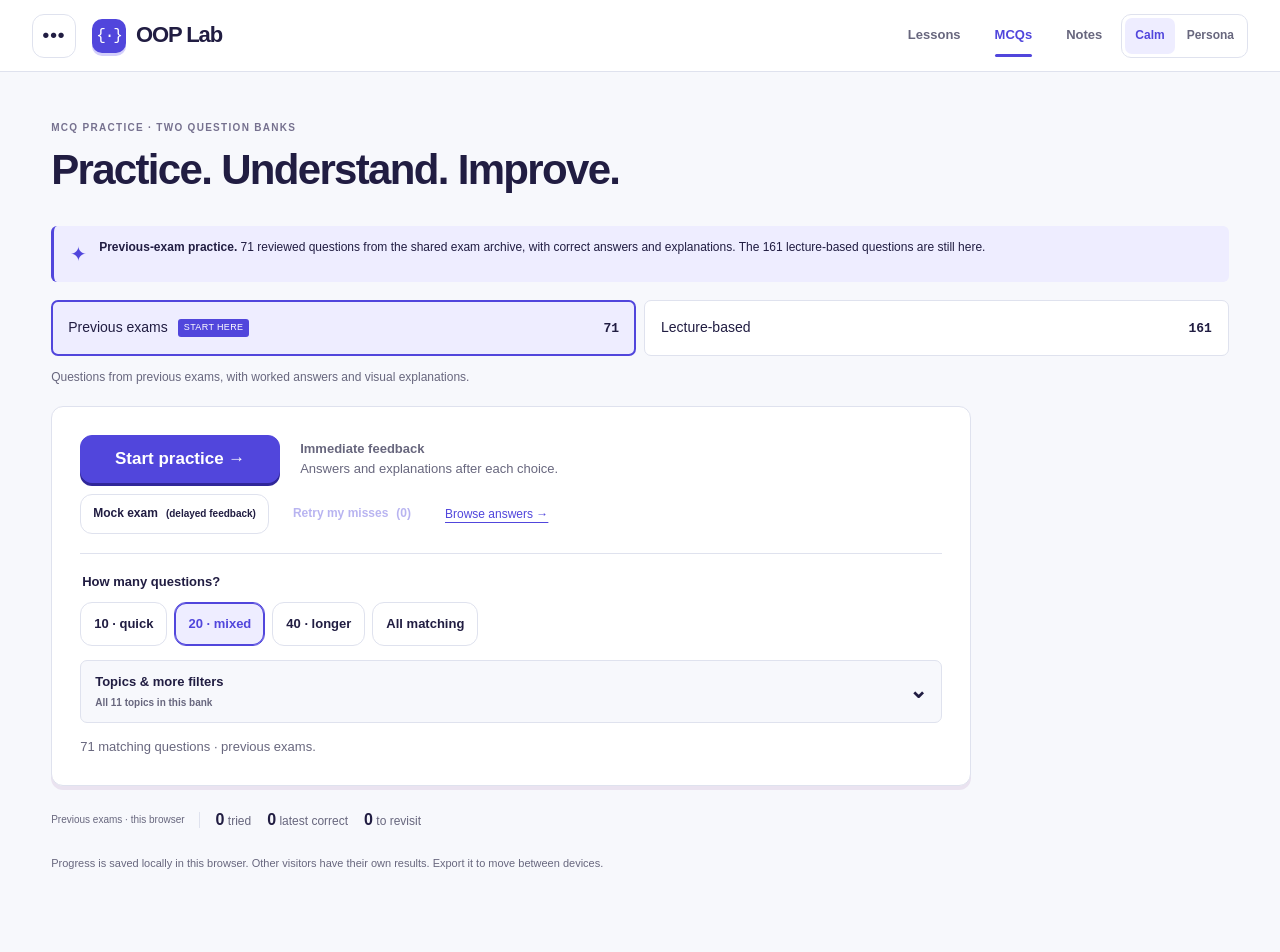
<file: index.html>
<!doctype html>
<html lang="en"><head><meta charset="utf-8"><meta name="viewport" content="width=device-width,initial-scale=1">
<title>OOP exam practice</title><link rel="icon" href="favicon.png">
<meta http-equiv="refresh" content="0;url=courses/oop/#practice/previous">
<script>location.replace("courses/oop/#practice/previous");</script></head>
<body><p>Opening <a href="courses/oop/#practice/previous">OOP previous-exam practice</a>…</p><p><a href="library.html">All courses</a></p></body></html>
</file>
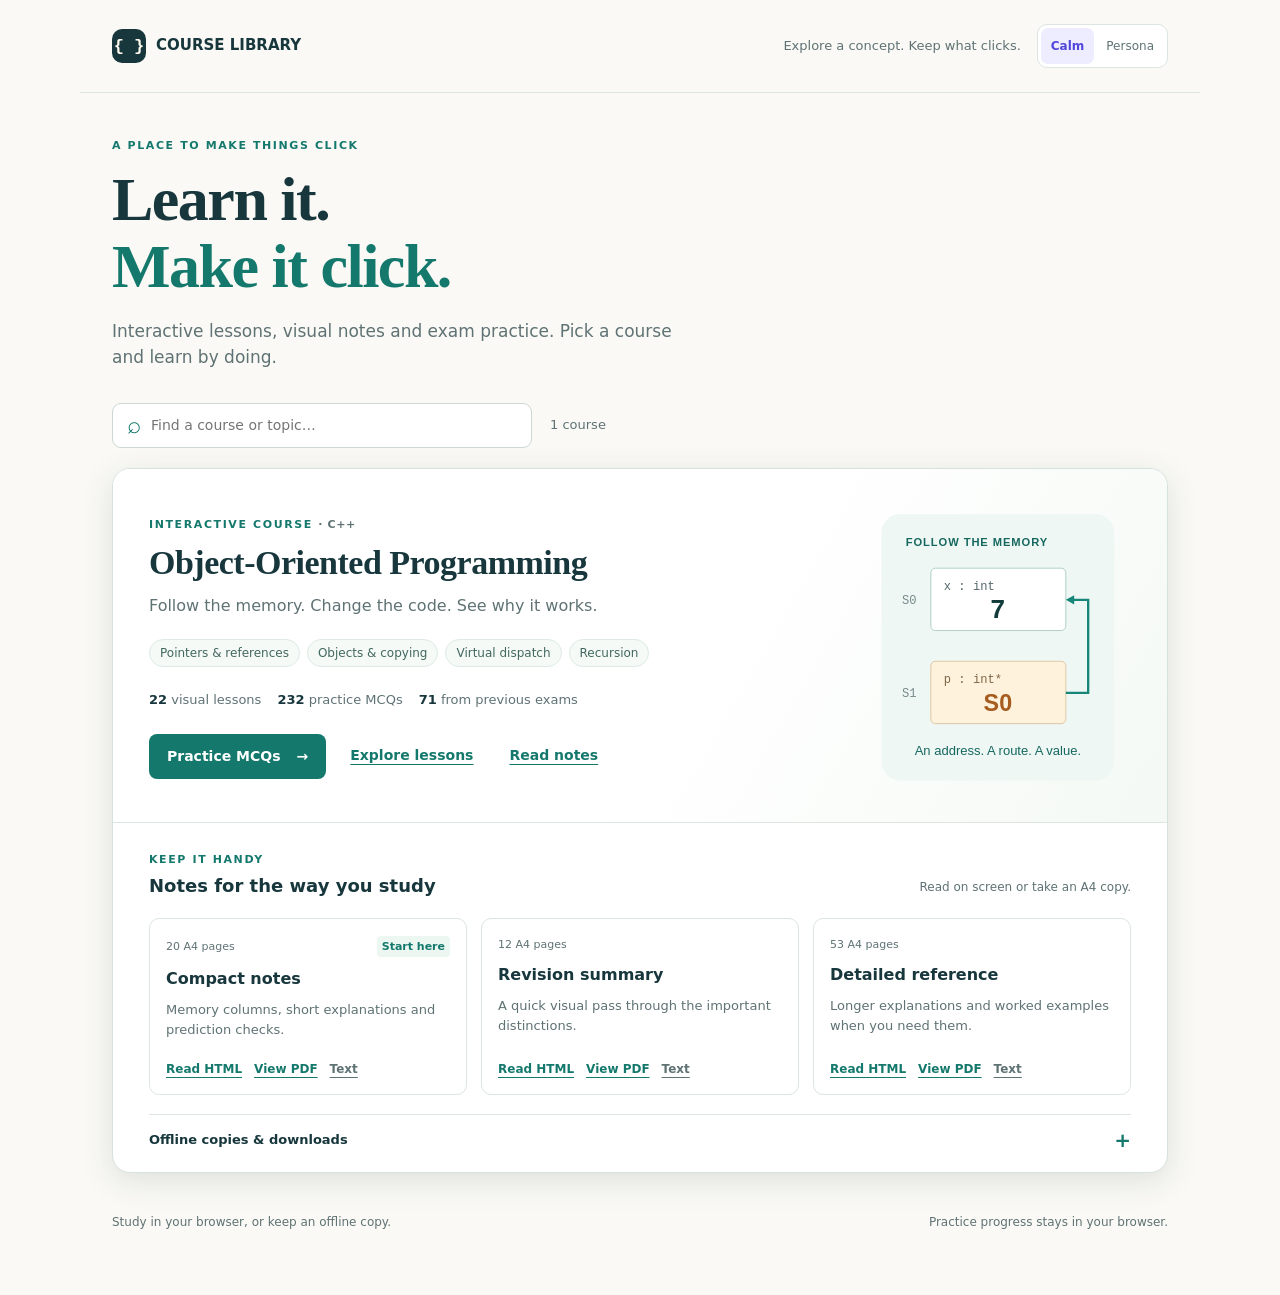
<file: library.html>
<!doctype html>
<html lang="en">
<head>
<link rel="icon" type="image/png" sizes="64x64" href="favicon.png">
<link rel="alternate icon" href="favicon.ico">
<link rel="apple-touch-icon" sizes="180x180" href="apple-touch-icon.png">
<meta charset="utf-8"><meta name="viewport" content="width=device-width,initial-scale=1">
<meta name="theme-color" content="#123c3a"><meta name="description" content="Interactive lessons, visual notes and exam practice. Pick a course and learn by doing.">
<title>Course library · learn, explore, remember</title>
<script>try{document.documentElement.dataset.appearance=localStorage.getItem('course-appearance')==='persona'?'persona':'calm'}catch{}</script>
<style>
:root{--ink:#17373d;--muted:#5f7274;--teal:#14796c;--line:#dce5df;--paper:#faf9f5;--focus:#a65c1e}*{box-sizing:border-box}body{margin:0;background:var(--paper);color:var(--ink);font:16px/1.55 system-ui,-apple-system,'Segoe UI',sans-serif}a{color:var(--teal);text-underline-offset:4px}button,input,select{font:inherit}a:focus-visible,input:focus-visible,select:focus-visible,summary:focus-visible{outline:3px solid var(--focus);outline-offset:5px;border-radius:4px}.skip{position:absolute;top:-80px;left:12px;padding:10px;background:white;z-index:5}.skip:focus{top:12px}.masthead{max-width:1120px;padding:24px 32px;margin:auto;display:flex;align-items:center;justify-content:space-between;border-bottom:1px solid var(--line)}.brand{text-decoration:none;color:var(--ink);display:flex;align-items:center;gap:10px;font-weight:750;font-size:15px}.mark{display:grid;place-items:center;width:34px;height:34px;border-radius:10px;background:var(--ink);color:#fff9ee;font:700 17px ui-monospace,monospace}.masthead p{margin:0;color:var(--muted);font-size:13px}main{max-width:1120px;margin:auto;padding:44px 32px 64px}.intro{max-width:700px;margin-bottom:32px}.eyebrow{font-size:11px;letter-spacing:1.6px;font-weight:750;color:var(--teal)}.eyebrow span{letter-spacing:.6px;color:var(--muted)}h1{font:600 clamp(40px,6vw,62px)/1.08 Georgia,'Times New Roman',serif;letter-spacing:-1.5px;margin:12px 0 18px}h1 em{font-style:normal;color:var(--teal)}.intro p{max-width:590px;color:var(--muted);font-size:17px;margin:0}.library-tools{display:flex;align-items:center;gap:18px;margin-bottom:20px}.search{display:flex;align-items:center;gap:10px;border:1px solid #ccd8d1;border-radius:9px;background:white;max-width:420px;flex:1;padding:0 14px}.search span{font-size:24px;color:var(--teal)}.search input{border:0;background:transparent;width:100%;padding:11px 0;color:var(--ink);min-width:0;font-size:14px}.search input:focus-visible{outline-offset:0;outline:0}.search:focus-within{outline:3px solid var(--teal);outline-offset:3px}.result-count{font-size:13px;color:var(--muted);white-space:nowrap}.track-control{font-size:13px;display:flex;gap:8px;align-items:center}.track-control select{border:1px solid #ccd8d1;border-radius:7px;padding:8px;background:white}.course{border:1px solid #d6e2dc;border-radius:18px;background:white;box-shadow:0 8px 32px #193b3520;overflow:hidden;margin-bottom:24px}.course-main{display:grid;grid-template-columns:minmax(0,1fr) 270px;padding:34px 36px 30px;gap:24px;align-items:center;background:linear-gradient(120deg,#fff 55%,#f4f9f5)}h2{font:600 34px/1.15 Georgia,'Times New Roman',serif;letter-spacing:-.5px;margin:10px 0 12px;max-width:480px}.course-hook{color:var(--muted);max-width:480px;margin:0 0 20px}.chips{display:flex;flex-wrap:wrap;gap:7px;list-style:none;margin:0 0 23px;padding:0}.chips li{border:1px solid #deebe5;border-radius:30px;background:#f5faf7;padding:4px 10px;font-size:12px;color:#42675f}.course-stats{display:flex;flex-wrap:wrap;gap:16px;font-size:13px;color:var(--muted);margin:0 0 23px}.course-stats b{color:var(--ink)}.primary{display:inline-flex;justify-content:center;align-items:center;gap:24px;padding:12px 18px;border-radius:8px;background:var(--teal);color:white;font-size:14px;font-weight:700;text-decoration:none;transition:transform .15s,background .15s}.primary:hover{background:#105f55;transform:translateY(-2px)}.primary:active{transform:translateY(1px)}.course-art svg{width:100%;height:auto;display:block;max-height:290px}.resources{padding:28px 36px 22px;border-top:1px solid var(--line)}.resource-heading{display:flex;align-items:end;justify-content:space-between;gap:16px;margin-bottom:18px}h3{margin:4px 0 0;font-size:18px;font-weight:650}.resource-heading p{font-size:12px;color:var(--muted);margin:0 0 3px}.note-grid{display:grid;grid-template-columns:repeat(3,minmax(0,1fr));gap:14px}.note-card{border:1px solid var(--line);border-radius:10px;padding:17px 16px 15px;display:flex;flex-direction:column;min-width:0}.note-meta{display:flex;align-items:center;justify-content:space-between;gap:5px;font-size:11px;color:var(--muted)}.recommended{color:var(--teal);background:#edf7f1;border-radius:4px;padding:2px 5px;font-weight:750}h4{font-size:16px;margin:10px 0 8px}.note-card p{font-size:13px;color:var(--muted);margin:0 0 20px;flex:1}.note-actions{display:flex;gap:12px;flex-wrap:wrap;font-size:12px;font-weight:650}.note-actions a:last-child{color:var(--muted)}.downloads{margin-top:19px;border-top:1px solid var(--line)}.downloads summary{cursor:pointer;padding:15px 0 0;font-size:13px;font-weight:650;list-style:none;display:flex;align-items:center;justify-content:space-between;gap:8px}.downloads summary::-webkit-details-marker{display:none}.downloads summary>span{font-size:20px;line-height:1;color:var(--teal);transition:transform .15s}.downloads[open] summary>span{transform:rotate(45deg)}.download-row{display:flex;justify-content:space-between;gap:18px;align-items:center;text-decoration:none;border-bottom:1px solid var(--line);padding:14px 0;font-size:13px}.download-row:last-child{border:0}.download-row small{display:block;color:var(--muted);font-size:12px;margin-top:2px}.download-row>span:last-child{font-size:22px}.empty{padding:32px;border:1px dashed #b2c8bc;border-radius:12px;color:var(--muted);text-align:center}.footer{font-size:12px;color:var(--muted);display:flex;justify-content:space-between;gap:20px;padding-top:16px}.footer p{margin:0}[hidden]{display:none!important}@media(max-width:760px){.masthead{padding:18px 20px}.masthead p{display:none}main{padding:32px 18px 40px}.intro{margin-bottom:26px}h1{font-size:43px}.intro p{font-size:16px}.library-tools{gap:10px;flex-wrap:wrap}.search{max-width:none}.course-main{padding:26px 22px;grid-template-columns:minmax(0,1fr)}h2{font-size:30px}.course-art{display:none}.resources{padding:24px 22px 19px}.resource-heading{display:block}.resource-heading p{margin-top:7px}.note-grid{grid-template-columns:1fr}.note-card{padding:16px}.note-card p{margin-bottom:13px}.note-actions{font-size:14px;gap:20px}.note-meta{font-size:12px}.footer{display:block}.footer p+p{margin-top:8px}.primary{width:100%}.track-control{width:100%}.track-control select{flex:1}}@media(prefers-reduced-motion:reduce){*{transition:none!important;animation:none!important}}@media print{.masthead,.library-tools,.course-art,.footer{display:none}main{padding:0}.course{box-shadow:none;break-inside:avoid}.course-main,.resources{padding:18px}.note-grid{display:block}.note-card{margin-bottom:10px}.downloads{display:none}}
</style>
<style>:root{--persona-backdrop:url([data-uri])}
/* Shared behavior and readable layout in both appearances. */
[hidden]{display:none!important}.layout,.on-course .layout{display:block;max-width:1440px}.layout main,.on-course main{max-width:1320px;margin:auto;padding:32px clamp(20px,4vw,64px) 60px}.site-header{gap:16px}.brand{min-width:0}.chapters-toggle{display:grid;place-items:center;padding:0;width:44px;min-width:44px;height:44px;min-height:44px;font-size:19px;letter-spacing:1px;box-shadow:none!important;background:transparent!important;color:var(--ink)!important}.site-header nav{margin-left:auto}.course-rail,.on-course .course-rail,.header-away .course-rail{display:none;position:fixed;top:0;left:0;right:auto;bottom:0;width:min(370px,calc(100vw - 30px));height:100dvh;max-height:100dvh;border-radius:0;z-index:81;padding:22px;background:var(--panel);border-right:1px solid var(--line);box-shadow:12px 0 60px #18132d35;overflow:auto;overscroll-behavior:contain}.course-rail.open,.on-course .course-rail.open{display:block}.nav-scrim{position:fixed;inset:0;z-index:80;width:100%;height:100%;background:#14102375!important;border:0;border-radius:0;box-shadow:none!important;backdrop-filter:blur(3px);cursor:pointer}.menu-open{overflow:hidden}.drawer-heading{display:flex;align-items:center;justify-content:space-between;margin-bottom:16px}.drawer-heading button{min-width:44px;padding:4px;font-size:24px;box-shadow:none}.drawer-modes{display:grid;grid-template-columns:1fr 1fr;gap:8px;padding-bottom:20px;border-bottom:1px solid var(--line)}.drawer-modes a{padding:10px;border:1px solid var(--line);border-radius:8px;text-decoration:none;font-size:13px}.rail-intro{display:none}.chapter-link{font-size:13px;min-height:48px}.course-rail input[type=checkbox]{width:auto}.appearance-picker{display:flex;gap:2px;padding:3px;border:1px solid var(--line,#dfe2ee);border-radius:10px;background:var(--panel,#fff)}.appearance-picker button{min-height:36px;padding:6px 10px;font-size:12px;border:0;box-shadow:none;border-radius:7px;background:transparent;color:var(--muted,#68677e);transform:none!important}.appearance-picker button[aria-pressed=true]{background:var(--sage,#eeedff);color:var(--green,#5146dc);font-weight:750}.practice-heading{display:flex;align-items:center;justify-content:space-between;gap:20px;margin:10px 0 24px}.practice-heading h1{font-size:clamp(30px,4vw,50px);margin:7px 0 9px}.practice-heading p{margin:0;color:var(--muted)}.practice-setup{margin:0;padding:28px;max-width:none;background:var(--panel)}.practice-start{display:flex;align-items:center;gap:18px;margin-bottom:26px;flex-wrap:wrap}.practice-start button{min-width:200px;font-size:17px}.practice-start p{margin:0;font-size:14px;color:var(--muted)}.practice-filters{border-top:1px solid var(--line);padding-top:22px;display:grid;gap:22px}.choice-group{border:0;padding:0;margin:0;min-width:0}.choice-group legend{font-size:13px;font-weight:700;margin-bottom:10px}.filter-chips,.model-options{display:flex;flex-wrap:wrap;gap:7px}.filter-chip,.model-options button{padding:9px 13px;min-height:44px;font-size:13px;box-shadow:none;background:var(--panel);color:var(--ink);border:1px solid var(--line)}.filter-chip[aria-pressed=true],.model-options button[aria-pressed=true]{color:var(--green);border-color:var(--green);background:var(--sage);box-shadow:inset 0 0 0 1px var(--green)}.filter-more{border-top:1px solid var(--line);padding-top:12px}.filter-more summary{cursor:pointer;min-height:44px;display:flex;align-items:center;font-size:14px;font-weight:650}.filter-more .field-grid{margin-top:14px}.session-alternatives{display:flex;flex-wrap:wrap;gap:14px;align-items:center;border-top:1px solid var(--line);margin-top:24px;padding-top:20px}.practice-metrics{display:flex;gap:20px;flex-wrap:wrap;font-size:12px;color:var(--muted);margin:22px 0}.practice-metrics b{color:var(--ink);font-size:18px}.session-progress{display:flex;gap:14px;flex-wrap:wrap;justify-content:space-between;margin:20px 0 6px}.session-progress span{font-size:13px;color:var(--muted)}.session-progress b{color:var(--ink);font-variant-numeric:tabular-nums}.session-counter{display:flex;gap:16px;flex-wrap:wrap}.quiz-card{padding:clamp(20px,3vw,38px)}.quiz-card h2{color:var(--ink);font-size:clamp(20px,2.4vw,30px);line-height:1.4}.choice{color:var(--ink);font-size:15px;min-height:59px;align-items:center}.choice-letter{color:var(--ink)}.quiz-card .button-row{margin-top:20px}.feedback{margin-top:20px}.feedback p{color:#335d49}.feedback.is-missed p{color:#624623}.quiz-nav-status{min-height:24px;font-size:13px;color:var(--muted)}.model-choice{display:flex;flex-direction:column;gap:8px;min-width:0}.model-choice>span{font-size:12px;color:var(--muted)}.model-options button{font-size:12px}.control-row{align-items:center}.probe-slider{width:min(380px,100%);display:flex;gap:12px;align-items:center;font-size:13px}.probe-slider input{flex:1;min-width:80px}.timeline-scrub{display:flex;align-items:center;gap:14px;margin-top:14px;font-size:12px;color:var(--muted)}.timeline-scrub input{flex:1;min-width:90px;max-width:500px}.array-cell[data-lab-set]{cursor:pointer;box-shadow:0 3px 0 #d5cde9;background:white;color:var(--ink);padding:10px;min-width:52px;font:20px var(--mono)}.array-cell[data-lab-set].selected{background:var(--pale-amber);border-color:var(--amber)}.recall-encounter{max-width:880px;margin:0 auto}.recall-deck-top{display:flex;justify-content:space-between;align-items:center;gap:18px;margin:22px 0}.recall-deck-top p{margin:0;font-size:13px;color:var(--muted)}.recall-stage{background:var(--panel);border:1px solid var(--line);padding:clamp(24px,5vw,48px);border-radius:20px;box-shadow:0 5px 0 #dcd9ec}.recall-stage h2{font-size:clamp(22px,3vw,32px);line-height:1.4;margin:18px 0 24px}.recall-stage textarea{width:100%;min-height:100px;border:1px solid var(--line);background:var(--paper);color:var(--ink);border-radius:10px;padding:14px;font:inherit;resize:vertical}.recall-explanation{margin-top:24px;padding:22px;border-left:4px solid var(--green);background:var(--sage);line-height:1.7}.recall-explanation p{margin:10px 0}.recall-rating{margin-top:24px}.recall-rating>p{font-size:12px;color:var(--muted)}.recall-links{display:flex;flex-wrap:wrap;gap:20px;margin-top:24px;font-size:14px}.recall-index{margin-top:26px}.recall-index summary{min-height:44px;cursor:pointer}.recall-index-list{display:flex;flex-wrap:wrap;gap:8px;margin-top:12px}.recall-index-list button{font-size:12px;background:var(--panel);color:var(--ink);border-color:var(--line);box-shadow:none}.recall-index-list button[aria-current=true]{border-color:var(--green);background:var(--sage)}.copy-stage{position:relative;width:100%;min-height:260px;display:grid;grid-template-columns:1fr 1fr;gap:40px 20px;align-items:center;padding:12px}.copy-port{position:relative;z-index:2}.copy-port small{display:block;font:11px var(--mono);margin-bottom:8px}.copy-port strong{display:inline-block;border:2px solid var(--green);background:var(--panel);padding:10px 22px;min-width:100px;font:700 22px var(--mono);border-radius:10px}.copy-resource{z-index:2;grid-column:1/-1;justify-self:center}.copy-stage.deep .copy-resource{grid-column:auto}.copy-resource small{display:block;font:11px var(--mono);margin-bottom:8px}.copy-resource strong{display:grid;place-items:center;width:90px;height:80px;background:var(--pale-amber);border:2px solid var(--amber);font:700 32px var(--mono);border-radius:10px;box-shadow:0 5px 0 #cba474}.copy-routes{position:absolute;inset:0;width:100%;height:100%;pointer-events:none;overflow:visible;z-index:1;color:var(--green)}.copy-routes path{fill:none;stroke:currentColor;stroke-width:3}.copy-routes .quiet-route{color:#8b92a2;stroke-dasharray:5 5}.copy-readings{display:flex;gap:20px;justify-content:center;font:13px var(--mono);flex-wrap:wrap}.machine-shell{position:relative;width:min(450px,100%);aspect-ratio:2/1;display:grid;place-items:center}.machine-art{display:none;position:absolute;inset:0;background-image:var(--memory-machine);background-size:contain;background-position:center;background-repeat:no-repeat;pointer-events:none}.machine-readout{z-index:1;display:flex;gap:24px;align-items:center;justify-content:center}.machine-readout .memory-cell{min-width:76px}.scope-lanes{display:flex;flex-direction:column;align-items:center;gap:18px;width:100%}.scope-frame{border:2px dashed var(--line);padding:12px;border-radius:12px;font-size:12px}.scope-static{display:flex;align-items:center;gap:12px}.scope-static>small{max-width:100px;font-size:11px}.scene-cue{display:flex;align-items:center;justify-content:space-between;gap:12px;margin-bottom:14px;font-size:12px;color:var(--muted)}.scene-cue b{color:var(--green)}
@media(max-width:760px){.layout main,.on-course main{padding:24px 17px 45px}.site-header{height:auto;min-height:62px;gap:9px;flex-wrap:wrap;padding:8px 12px}.site-header nav{order:4;flex-basis:100%;height:34px;justify-content:center;gap:32px}.site-header nav a{min-height:32px;font-size:12px;padding:4px}.site-header [data-appearance-slot]{margin-left:auto}.appearance-picker button{padding:6px 8px;min-height:34px;font-size:11px}.brand{font-size:17px}.brand-icon{display:none}.chapters-toggle{width:38px;min-width:38px;min-height:38px;height:38px}.practice-heading{display:block}.practice-heading h1{font-size:35px}.practice-setup{padding:20px 17px}.practice-start{gap:12px}.practice-start button{width:100%;font-size:16px}.filter-chips{gap:6px}.filter-chip{font-size:12px;padding:9px 10px}.session-alternatives{display:grid}.session-alternatives button{width:100%}.choice{font-size:14px;line-height:1.6}.session-progress{gap:7px}.session-progress span{font-size:11px}.session-counter{gap:12px}.quiz-card{padding:20px 15px}.model-options{gap:6px}.model-options button{font-size:11px;padding:9px 11px}.copy-stage{padding:6px;gap:45px 12px}.copy-port strong{min-width:80px;padding:10px 14px;font-size:18px}.copy-port small{font-size:10px}.recall-stage{padding:24px 20px}.recall-stage .button-row button{flex:1}.recall-links{font-size:13px}.scope-static{gap:8px}.machine-readout{gap:12px}.machine-readout .memory-cell{min-width:60px;font-size:22px}.site-footer{font-size:12px}}
.call-history{display:flex;flex-wrap:wrap;justify-content:center;gap:7px}.call-history>span{font-size:10px;color:var(--muted);background:var(--panel);border:1px solid var(--line);border-radius:6px;padding:7px}.call-history b{font:700 18px var(--mono);display:block;color:var(--ink)}
.copy-blaster{display:none}.feedback-comparison{display:grid;grid-template-columns:1fr 1fr;gap:16px;margin:20px 0}.feedback-comparison figure{margin:0;border:1px solid currentColor;padding:16px;background:#fff8}.feedback-comparison svg{width:100%;max-height:160px;color:#45435a}.feedback-comparison figcaption{font-size:13px;color:#313043}.feedback-comparison b{display:block;margin-top:6px;font-size:12px}.feedback-comparison code{overflow-wrap:anywhere}
.lab-body{display:flex;flex-direction:column}.lab-body>.tab-row{order:-4}.lab-body>.control-row{order:-3}.lab-body>.timeline-scrub{order:-2}.lab-body>.lab-stage{order:0}.lab-body>.status-box{order:1}.lab-body>.prediction{order:-1}.control-row{margin-top:8px;margin-bottom:18px}.probe-slider input{min-height:32px}.timeline-scrub{margin:0 0 18px}
.scope-static{display:grid;grid-template-columns:1fr;justify-items:center;width:100%;gap:6px}.scope-static>small{max-width:none;font-size:12px}.machine-shell{max-width:450px;width:100%}:root:not([data-appearance=persona]) .machine-shell{aspect-ratio:auto;min-height:95px}
.pipeline .trace-visited{border:2px solid var(--green);background:var(--sage);color:var(--ink)}.motion-on .trace-visited{animation:trace-visit .5s both;animation-delay:calc(var(--trace-order,0)*.12s)}@keyframes trace-visit{0%{opacity:.25;transform:translateY(-8px) scale(.96)}55%{opacity:1;transform:translateY(3px) scale(1.03,.97)}100%{transform:none}}.released-target{display:flex;flex-direction:column;align-items:center;justify-content:center;border:2px dashed #9292a5;color:var(--muted);padding:14px;min-height:105px;max-width:180px;gap:7px;font-size:13px}.released-target b{font-size:30px;line-height:1}.released-target small{font-size:11px}.diagram .released-target{background:#fff8}[data-appearance=persona] .released-target,[data-appearance=persona] .released-target small{color:#f3e5ed;background:#271e2b}
@media(max-width:600px){.feedback-comparison{grid-template-columns:1fr}.feedback-comparison svg{max-height:145px}}
@media print{.nav-scrim,.course-rail,.appearance-picker{display:none!important}}

/* Composition follows the reviewed references; all content stays live. */
@media screen{
:root[data-appearance=persona]{--paper:#eeeae2;--panel:#fffdf6;--ink:#17171d;--muted:#55535b;--line:#c6c1bb;--green:#d90935;--sage:#ffe5e9;--amber:#a05a00;--pale-amber:#ffe5b2;--red:#b51535;--pale-red:#ffe7ed;--radius:3px}
[data-appearance=persona] body{background-color:var(--paper);background-image:var(--persona-backdrop);background-size:100% auto;background-repeat:repeat-y;color:var(--ink)}
[data-appearance=persona] .site-header,[data-appearance=persona] .masthead,[data-appearance=persona] .reader-header{background:#111116;color:#fff;border-bottom:5px solid #ed0739;backdrop-filter:none}
[data-appearance=persona] .site-header .brand,[data-appearance=persona] .masthead .brand,[data-appearance=persona] .reader-header a{color:white}
[data-appearance=persona] .brand-icon,[data-appearance=persona] .mark{background:#e50939;color:white;border-radius:0;transform:rotate(-7deg);box-shadow:3px 3px 0 white}
[data-appearance=persona] .site-header nav a{color:#dcd8d9}
[data-appearance=persona] .site-header nav a.active{color:#fff}
[data-appearance=persona] .chapters-toggle{color:white!important;border-color:#67626e!important}
[data-appearance=persona] .site-header .appearance-picker,[data-appearance=persona] .masthead .appearance-picker,[data-appearance=persona] .reader-header .appearance-picker{background:#26232b;border-color:#67616d}
[data-appearance=persona] .appearance-picker button{color:#d8d4df;border-radius:7px;border:0;box-shadow:none}
[data-appearance=persona] .appearance-picker button[aria-pressed=true]{background:#e30939;color:white}
[data-appearance=persona] h1{font-family:Impact,'Arial Narrow','Segoe UI',sans-serif;font-weight:400;letter-spacing:.005em}
[data-appearance=persona] .layout main,[data-appearance=persona] .study-reader .book{background:#f5f0e8d9}
[data-appearance=persona] .practice-heading,[data-appearance=persona] .mode-heading,[data-appearance=persona] .intro{padding:18px 20px;background:#fffdf5;box-shadow:5px 5px 0 #17171d;border-left:8px solid #e00837}
[data-appearance=persona] .practice-heading h1,[data-appearance=persona] .mode-heading h1,[data-appearance=persona] .intro h1{font-size:clamp(40px,5vw,66px);line-height:1.03}
[data-appearance=persona] .lesson-header h1{display:inline;background:#17171d;color:white;padding:8px 18px;box-shadow:7px 6px 0 #df0a37;box-decoration-break:clone;-webkit-box-decoration-break:clone;line-height:1.5}
[data-appearance=persona] .lesson-intro{margin-top:16px;color:#37323d}
[data-appearance=persona] h1 em{color:#cc0733}
[data-appearance=persona] .eyebrow,[data-appearance=persona] .lesson-topline,[data-appearance=persona] .lesson-tools>span{color:#5b3440}
[data-appearance=persona] button,[data-appearance=persona] .button,[data-appearance=persona] .primary{border-radius:2px;box-shadow:3px 4px 0 #18151e;border:2px solid #18151e}
[data-appearance=persona] button:hover,[data-appearance=persona] .button:hover,[data-appearance=persona] .primary:hover{background:#b30028;color:white}
[data-appearance=persona] button:active,[data-appearance=persona] .button:active{transform:translate(3px,3px) scale(.98);box-shadow:0 0 0 transparent}
[data-appearance=persona] button.outline,[data-appearance=persona] .button.outline{background:#fffdf6;color:#17171d;border-color:#17171d;box-shadow:3px 3px 0 #b6b0b2}
[data-appearance=persona] button.text-button{background:transparent;box-shadow:none;border:0;color:#b4062e}
[data-appearance=persona] .practice-setup,[data-appearance=persona] .quiz-card,[data-appearance=persona] .recall-stage,[data-appearance=persona] .course,[data-appearance=persona] .keep-panel{border:2px solid #17171d;border-radius:3px;box-shadow:6px 7px 0 #17171d;background:#fffdf8}
[data-appearance=persona] .practice-start{border-left:8px solid #e00939;padding-left:20px}
[data-appearance=persona] .practice-start>button{font-size:21px;padding:17px 26px;box-shadow:4px 5px 0 #15151b}
[data-appearance=persona] .filter-chip,[data-appearance=persona] .model-options button{background:#fffdf7;color:#24202c;border:1px solid #93909a;box-shadow:none}
[data-appearance=persona] .filter-chip[aria-pressed=true],[data-appearance=persona] .model-options button[aria-pressed=true]{background:#15151b;color:white;border-color:#15151b;box-shadow:3px 3px 0 #e30a3b}
[data-appearance=persona] .course-card{background:#fffdf8;border:2px solid #17171d;border-radius:2px;box-shadow:4px 4px 0 #bcb4b7;padding:23px}
[data-appearance=persona] .course-card:hover{box-shadow:5px 6px 0 #df0a37;border-color:#17171d}
[data-appearance=persona] .course-symbol{background:#17171d!important;color:white!important;border-radius:2px;transform:rotate(-5deg);box-shadow:3px 3px 0 #e1093a}
[data-appearance=persona] .course-card small,[data-appearance=persona] .keep-panel li{color:#45414e}
[data-appearance=persona] .course-focus,[data-appearance=persona] .exam-focus{border:2px solid #17171d;border-radius:2px;background:#fff1d4;color:#5a3a10}
[data-appearance=persona] .diagram{background:#17171e;background-image:radial-gradient(#49404b 1px,transparent 1px);background-size:8px 8px;border:3px solid #17171d;border-radius:3px;color:#fff;box-shadow:5px 5px 0 #df0737;min-height:340px;padding:24px}
[data-appearance=persona] .diagram-label,[data-appearance=persona] .diagram .mini-label,[data-appearance=persona] .diagram-title,[data-appearance=persona] .memory-name{color:#e4dce8}
[data-appearance=persona] .memory-cell{background:#fffdf6;border-color:#e7e1e9;color:#17151c;border-radius:3px;box-shadow:4px 5px 0 #b00931;min-width:90px}
[data-appearance=persona] .memory-cell.changed{background:#ffe5b2;border-color:#ffc96a;color:#251817;box-shadow:4px 5px 0 #e00939}
[data-appearance=persona] .arrow,[data-appearance=persona] .pointer-wire,[data-appearance=persona] .alias-wire,[data-appearance=persona] .copy-routes{color:#ff315c}
[data-appearance=persona] .alias-label{background:#e00839;color:white;border-radius:2px;box-shadow:3px 4px 0 #fff}
[data-appearance=persona] .code-drawer{border:2px solid #17171d;border-radius:2px;background:#fffdf6;box-shadow:4px 4px 0 #c1babc}
[data-appearance=persona] .code-drawer>summary{color:#17171d;font-weight:800}
[data-appearance=persona] .lab-code,[data-appearance=persona] .quiz-code{background:#17171e;color:#fff7ed;border-radius:0}
[data-appearance=persona] .lab-code pre{color:#fff8ed}
[data-appearance=persona] .code-line.active{background:#66162c;border-left-color:#ffdc9a;color:#ffe4a1}
[data-appearance=persona] .tab-row{background:#17171d;border-radius:2px;padding:6px;box-shadow:4px 4px 0 #b8afb5}
[data-appearance=persona] .tab-row button{color:#e8e0e9;border-radius:0;box-shadow:none;border:0}
[data-appearance=persona] .tab-row button.selected{background:#e00737;color:#fff;box-shadow:none}
[data-appearance=persona] .status-box{border-radius:2px;border:1px solid #85bda4;border-left:6px solid #228260;background:#eaf7ef;color:#265640}
[data-appearance=persona] .status-box.error{background:#fff0e4;border-color:#be895b;border-left-color:#b45f1b;color:#713911}
[data-appearance=persona] .choice{border-radius:2px;color:#1d1921;border:1px solid #a9a1ad;box-shadow:3px 3px 0 #e1dce3}
[data-appearance=persona] .choice.selected{background:#f4e8ff;border-color:#76608c}
[data-appearance=persona] .choice.correct{background:#e1f5e9;border:2px solid #27835b;color:#1e6545}
[data-appearance=persona] .choice.wrong{background:#ffe5ea;border:2px solid #c6163b;color:#a01031}
[data-appearance=persona] .choice-letter{background:#17171d;color:white;border-radius:0}
[data-appearance=persona] .feedback{border-radius:2px;border:2px solid #17171d;background:#eef8ed;color:#2b5a3d;box-shadow:4px 4px 0 #c6d6c7}
[data-appearance=persona] .feedback.is-missed{background:#fff0d9;color:#69451c;box-shadow:4px 4px 0 #e0bd8e}
[data-appearance=persona] .feedback h3{color:inherit;font-size:21px}
[data-appearance=persona] .session-progress{padding:13px 16px;background:#17171d;border-left:6px solid #e00939;color:white}
[data-appearance=persona] .session-progress span,[data-appearance=persona] .session-progress b{color:white}
[data-appearance=persona] .recall-explanation{background:#f3e7dc;color:#30222a;border-color:#dc0836}
[data-appearance=persona] .recall-stage h2{color:#17171d}
[data-appearance=persona] .recall-index-list button{color:#29222e}
[data-appearance=persona] .copy-port strong{border-color:#eee5ed;color:#17171d;border-radius:2px;box-shadow:4px 4px 0 #df0837}
[data-appearance=persona] .copy-resource strong{color:#17171d;border-radius:2px;border-color:#ffdb99;box-shadow:4px 5px 0 #d80836}
[data-appearance=persona] .copy-port small,[data-appearance=persona] .copy-resource small,[data-appearance=persona] .copy-readings{color:#f1e9f3}
[data-appearance=persona] .copy-blaster{display:block;background-image:var(--copy-blaster);background-size:contain;background-repeat:no-repeat;background-position:center;width:min(190px,100%);height:110px;margin:0 auto 10px;pointer-events:none}
[data-appearance=persona] .copy-port[data-copy-port=copy] .copy-blaster{transform:scaleX(-1)}
[data-appearance=persona] .machine-art{display:block}
[data-appearance=persona] .machine-readout .memory-cell{box-shadow:none;border:0;background:transparent;padding:0;min-height:32px;min-width:70px;color:#18151c;font-size:28px}
[data-appearance=persona] .machine-readout .memory-name{color:#332c3a;font-size:11px;font-weight:700;line-height:1.2;margin:0 0 2px}
[data-appearance=persona] .scope-frame{color:#e6dce9;border-color:#766676;border-radius:0}
[data-appearance=persona] .scope-static>small{color:#f0e7f0}
[data-appearance=persona] .frame{background:#3c1a2b;color:white;border:1px solid #ff5b7d;border-left:6px solid #f0053d;border-radius:2px;box-shadow:4px 4px 0 #050508}
[data-appearance=persona] .frame.pending{border-left-color:#ffd481}
[data-appearance=persona] .object-layer{background:#eee7df;color:#2f2532;border-radius:2px;border-color:#bab0bc}
[data-appearance=persona] .object-layer.active{background:#ffdca7;border-color:#ffb734;color:#352415}
[data-appearance=persona] .pipeline span{border-radius:2px;background:#fff9ec;color:#2c2330;border-color:#e1d1e4}
[data-appearance=persona] .pipeline .current{background:#f91349;color:white}
[data-appearance=persona] .health-avatar{background:#ef0b43;border-color:#ff8aa4;box-shadow:0 6px 0 #860b2a;border-radius:12px}
[data-appearance=persona] .health-readout strong,[data-appearance=persona] .health-gate,[data-appearance=persona] .health-verdict{color:#fff2f8}
[data-appearance=persona] .health-readout span{color:#dcc7da}
[data-appearance=persona] .keep-panel li>span{background:#17171d;color:white;border-radius:0}
[data-appearance=persona] .why-panel,[data-appearance=persona] .recall-check{border-radius:2px;background:#fffdf7;border-color:#a69ba9}
[data-appearance=persona] .why-panel p,[data-appearance=persona] .recall-check p,[data-appearance=persona] .why-panel summary,[data-appearance=persona] .recall-check summary{color:#45394c}
[data-appearance=persona] .practice-banner{background:#17171d;border-radius:2px;box-shadow:5px 5px 0 #df0a39}
[data-appearance=persona] .practice-banner .button{background:#e00939;color:white;border-color:white;box-shadow:3px 3px 0 #752035}
[data-appearance=persona] .motion-chip{background:#fff4e9!important;border-color:#a598ac!important;color:#4d344f!important;border-radius:2px}
[data-appearance=persona] .chapter-link.active{background:#ffe1e9;color:#9c002a;box-shadow:inset 4px 0 #d90736}
[data-appearance=persona] .chapter-link:hover{background:#f4e5e9}
[data-appearance=persona] .course-main{background:#fffaf3;border-bottom:4px solid #17171d}
[data-appearance=persona] .note-card{border:2px solid #17171d;border-radius:2px;box-shadow:3px 4px 0 #d1c8c9}
[data-appearance=persona] .note-card h4{background:#17171d;color:white;display:inline;padding:5px 8px}
[data-appearance=persona] .recommended{background:#fbe0e6;color:#a20c30}
[data-appearance=persona] .reader-sheet{border:2px solid #17171d;box-shadow:7px 7px 0 #17171d}
[data-appearance=persona] .reader-sheet>h1{font-family:Impact,'Arial Narrow',sans-serif;color:#17171d}
[data-appearance=persona] .kicker{color:#ba0730;border-color:#ba0730}
[data-appearance=persona] .visual-head{background:#17171d;color:white}
[data-appearance=persona] .scene h3{color:#b20730}
[data-appearance=persona] .visual{border:2px solid #17171d;background:#fffdf6;border-radius:2px}
[data-appearance=persona] .visual-head button{background:#fffdf6;color:#17171d;border-color:#fffdf6;box-shadow:none}
[data-appearance=persona] .codeblock{border-left:6px solid #e00639;background:#f2e9e4;border-radius:0}
[data-appearance=persona] .question{background:#fff0d5;border-color:#ad7e42;border-radius:0}
}
@media screen and (max-width:760px){[data-appearance=persona] .practice-heading h1,[data-appearance=persona] .mode-heading h1{font-size:42px}[data-appearance=persona] .diagram{padding:18px 14px;min-height:300px}[data-appearance=persona] .lesson-header h1{font-size:26px;padding:6px 12px;line-height:1.55}[data-appearance=persona] .machine-readout .memory-cell{min-width:50px;font-size:26px}[data-appearance=persona] .machine-readout .memory-name{font-size:10px}}

.course-routes{display:flex;align-items:center;gap:12px;flex-wrap:wrap}.secondary-route{font-size:14px;font-weight:700;padding:12px;min-height:46px}.masthead{gap:16px}.masthead p{margin-left:auto}.intro{max-width:800px}button:focus-visible{outline:3px solid var(--focus);outline-offset:4px}.appearance-picker{flex-shrink:0}.appearance-picker button{cursor:pointer}.course-routes .primary{gap:16px}@media(max-width:760px){.masthead{padding:14px 18px;flex-wrap:wrap}.masthead .appearance-picker{margin-left:auto}.course-routes{gap:8px}.secondary-route{flex:1;text-align:center}.intro{padding-right:0}.intro h1{font-size:43px}}@media screen{[data-appearance=persona] .masthead{max-width:none;padding-left:max(24px,calc((100vw - 1060px)/2));padding-right:max(24px,calc((100vw - 1060px)/2))}[data-appearance=persona] main{background:#f7f1e7d9}[data-appearance=persona] .course-main h2{font-family:Impact,'Arial Narrow',sans-serif;font-weight:400;font-size:40px}[data-appearance=persona] .primary{background:#dc0736}[data-appearance=persona] .course-art{padding:10px;background:#fff9ef;border:3px solid #17171d;box-shadow:6px 6px 0 #d80a35;transform:rotate(2deg)}}
</style>
</head>
<body>
<a class="skip" href="#courses">Skip to courses</a>
<header class="masthead"><a class="brand" href="library.html"><span class="mark" aria-hidden="true">{ }</span>COURSE LIBRARY</a><p>Explore a concept. Keep what clicks.</p><span data-appearance-slot></span></header>
<main>
<div class="intro"><div class="eyebrow">A PLACE TO MAKE THINGS CLICK</div><h1>Learn it.<br><em>Make it click.</em></h1><p>Interactive lessons, visual notes and exam practice. Pick a course and learn by doing.</p></div>
<div class="library-tools"><label class="search"><span aria-hidden="true">⌕</span><input id="search" type="search" aria-label="Find a course or topic" placeholder="Find a course or topic…"></label><span class="result-count" aria-live="polite"><span id="result-count">1</span> <span id="result-label">course</span></span></div>
<div id="courses"><section class="course" id="oop" data-search="object-oriented programming oop lab c++  pointers &amp; references objects &amp; copying virtual dispatch recursion" data-tracks="" aria-labelledby="oop-title">
          <div class="course-main"><div class="course-copy"><div class="eyebrow">INTERACTIVE COURSE <span>· C++</span></div><h2 id="oop-title">Object-Oriented Programming</h2><p class="course-hook">Follow the memory. Change the code. See why it works.</p><ul class="chips" aria-label="Topics"><li>Pointers &amp; references</li><li>Objects &amp; copying</li><li>Virtual dispatch</li><li>Recursion</li></ul><div class="course-stats"><span><b>22</b> visual lessons</span><span><b>232</b> practice MCQs</span><span><b>71</b> from previous exams</span></div><div class="course-routes"><a class="primary" href="courses/oop/index.html#practice">Practice MCQs <span aria-hidden="true">&rarr;</span></a><a class="secondary-route" href="courses/oop/index.html#course">Explore lessons</a><a class="secondary-route" href="courses/oop/notes/compact.html">Read notes</a></div></div><div class="course-art" aria-hidden="true"><svg viewBox="0 0 290 310" role="presentation"><rect x="22" y="12" width="250" height="286" rx="20" fill="#eef7f4"/><text x="48" y="46" fill="#16685f" font-size="12" font-family="sans-serif" font-weight="700" letter-spacing="1">FOLLOW THE MEMORY</text><text x="44" y="108" fill="#778b8a" font-size="13" font-family="monospace">S0</text><rect x="75" y="70" width="145" height="67" rx="5" fill="white" stroke="#aacdc4"/><text x="89" y="93" fill="#53676b" font-size="13" font-family="monospace">x : int</text><text x="147" y="123" text-anchor="middle" fill="#123c3a" font-size="28" font-family="sans-serif" font-weight="700">7</text><text x="44" y="208" fill="#778b8a" font-size="13" font-family="monospace">S1</text><rect x="75" y="170" width="145" height="67" rx="5" fill="#fff2dd" stroke="#dec4a0"/><text x="89" y="193" fill="#7d6649" font-size="13" font-family="monospace">p : int*</text><text x="147" y="223" text-anchor="middle" fill="#a65c1e" font-size="25" font-family="sans-serif" font-weight="700">S0</text><path d="M220 204 H244 V104 H226" fill="none" stroke="#168678" stroke-width="2.5"/><polygon points="220,104 229,99 229,109" fill="#168678"/><text x="147" y="271" text-anchor="middle" fill="#16685f" font-size="14" font-family="sans-serif">An address. A route. A value.</text></svg></div></div>
          <div class="resources"><div class="resource-heading"><div><div class="eyebrow">KEEP IT HANDY</div><h3>Notes for the way you study</h3></div><p>Read on screen or take an A4 copy.</p></div><div class="note-grid"><article class="note-card"><div class="note-meta"><span>20 A4 pages</span><span class="recommended">Start here</span></div><h4>Compact notes</h4><p>Memory columns, short explanations and prediction checks.</p><div class="note-actions"><a href="courses/oop/notes/compact.html">Read HTML</a><a href="courses/oop/notes/compact.pdf">View PDF</a><a href="courses/oop/notes/compact.txt">Text</a></div></article><article class="note-card"><div class="note-meta"><span>12 A4 pages</span></div><h4>Revision summary</h4><p>A quick visual pass through the important distinctions.</p><div class="note-actions"><a href="courses/oop/notes/summary.html">Read HTML</a><a href="courses/oop/notes/summary.pdf">View PDF</a><a href="courses/oop/notes/summary.txt">Text</a></div></article><article class="note-card"><div class="note-meta"><span>53 A4 pages</span></div><h4>Detailed reference</h4><p>Longer explanations and worked examples when you need them.</p><div class="note-actions"><a href="courses/oop/notes/reference.html">Read HTML</a><a href="courses/oop/notes/reference.pdf">View PDF</a><a href="courses/oop/notes/reference.txt">Text</a></div></article></div><details class="downloads"><summary>Offline copies & downloads <span aria-hidden="true">+</span></summary><div><a class="download-row" href="courses/oop/index.html" download="OOP-Lab.html"><span><strong>Offline lab HTML</strong><small>The whole lab in one file</small></span><span aria-hidden="true">↓</span></a><a class="download-row" href="courses/oop/downloads/compact-notes.zip" download><span><strong>Compact notes pack</strong><small>PDF, interactive HTML and text</small></span><span aria-hidden="true">↓</span></a><a class="download-row" href="courses/oop/downloads/reference-and-summary.zip" download><span><strong>Reference &amp; summary pack</strong><small>Both books in PDF, HTML and text</small></span><span aria-hidden="true">↓</span></a></div></details></div></section></div>
<p class="empty" id="empty" hidden>No matching courses. Try a course name, language or topic.</p>
<footer class="footer"><p>Study in your browser, or keep an offline copy.</p><p>Practice progress stays in your browser.</p></footer>
</main>
<script>
const search=document.querySelector('#search'),track=document.querySelector('#track'),cards=[...document.querySelectorAll('.course')];
function filter(){const words=search.value.toLocaleLowerCase().trim().split(/\s+/).filter(Boolean),selected=track?track.value:'';let count=0;for(const c of cards){const matches=words.every(w=>c.dataset.search.includes(w))&&(!selected||c.dataset.tracks.split(' ').includes(selected));c.hidden=!matches;if(matches)count++;}document.querySelector('#result-count').textContent=count;document.querySelector('#result-label').textContent=count===1?'course':'courses';document.querySelector('#empty').hidden=count!==0;}
search.addEventListener('input',filter);if(track)track.addEventListener('change',filter);
</script>
<script>(() => {
 'use strict';
 const root=document.documentElement;
 const current=()=>root.dataset.appearance==='persona'?'persona':'calm';
 const apply=value=>{
   root.dataset.appearance=value==='persona'?'persona':'calm';
   document.querySelectorAll('[data-appearance]').forEach(b=>b.setAttribute('aria-pressed',String(b.dataset.appearance===current())));
   document.querySelector('meta[name="theme-color"]')?.setAttribute('content',current()==='persona'?'#111116':'#5146dc');
 };
 try{apply(localStorage.getItem('course-appearance'));}catch{apply('calm');}
 document.querySelectorAll('[data-appearance-slot]').forEach(slot=>{
   slot.innerHTML='<div class="appearance-picker" role="group" aria-label="Appearance"><button type="button" data-appearance="calm" title="Calm appearance">Calm</button><button type="button" data-appearance="persona" title="Persona inspired appearance">Persona</button></div>';
 });
 apply(current());
 document.addEventListener('click',event=>{
   const button=event.target.closest('[data-appearance]');if(!button)return;
   apply(button.dataset.appearance);
   try{localStorage.setItem('course-appearance',current());}catch{}
 });
 window.addEventListener('storage',event=>{if(event.key==='course-appearance')apply(event.newValue);});
})();
</script>
</body>
</html>
</file>
